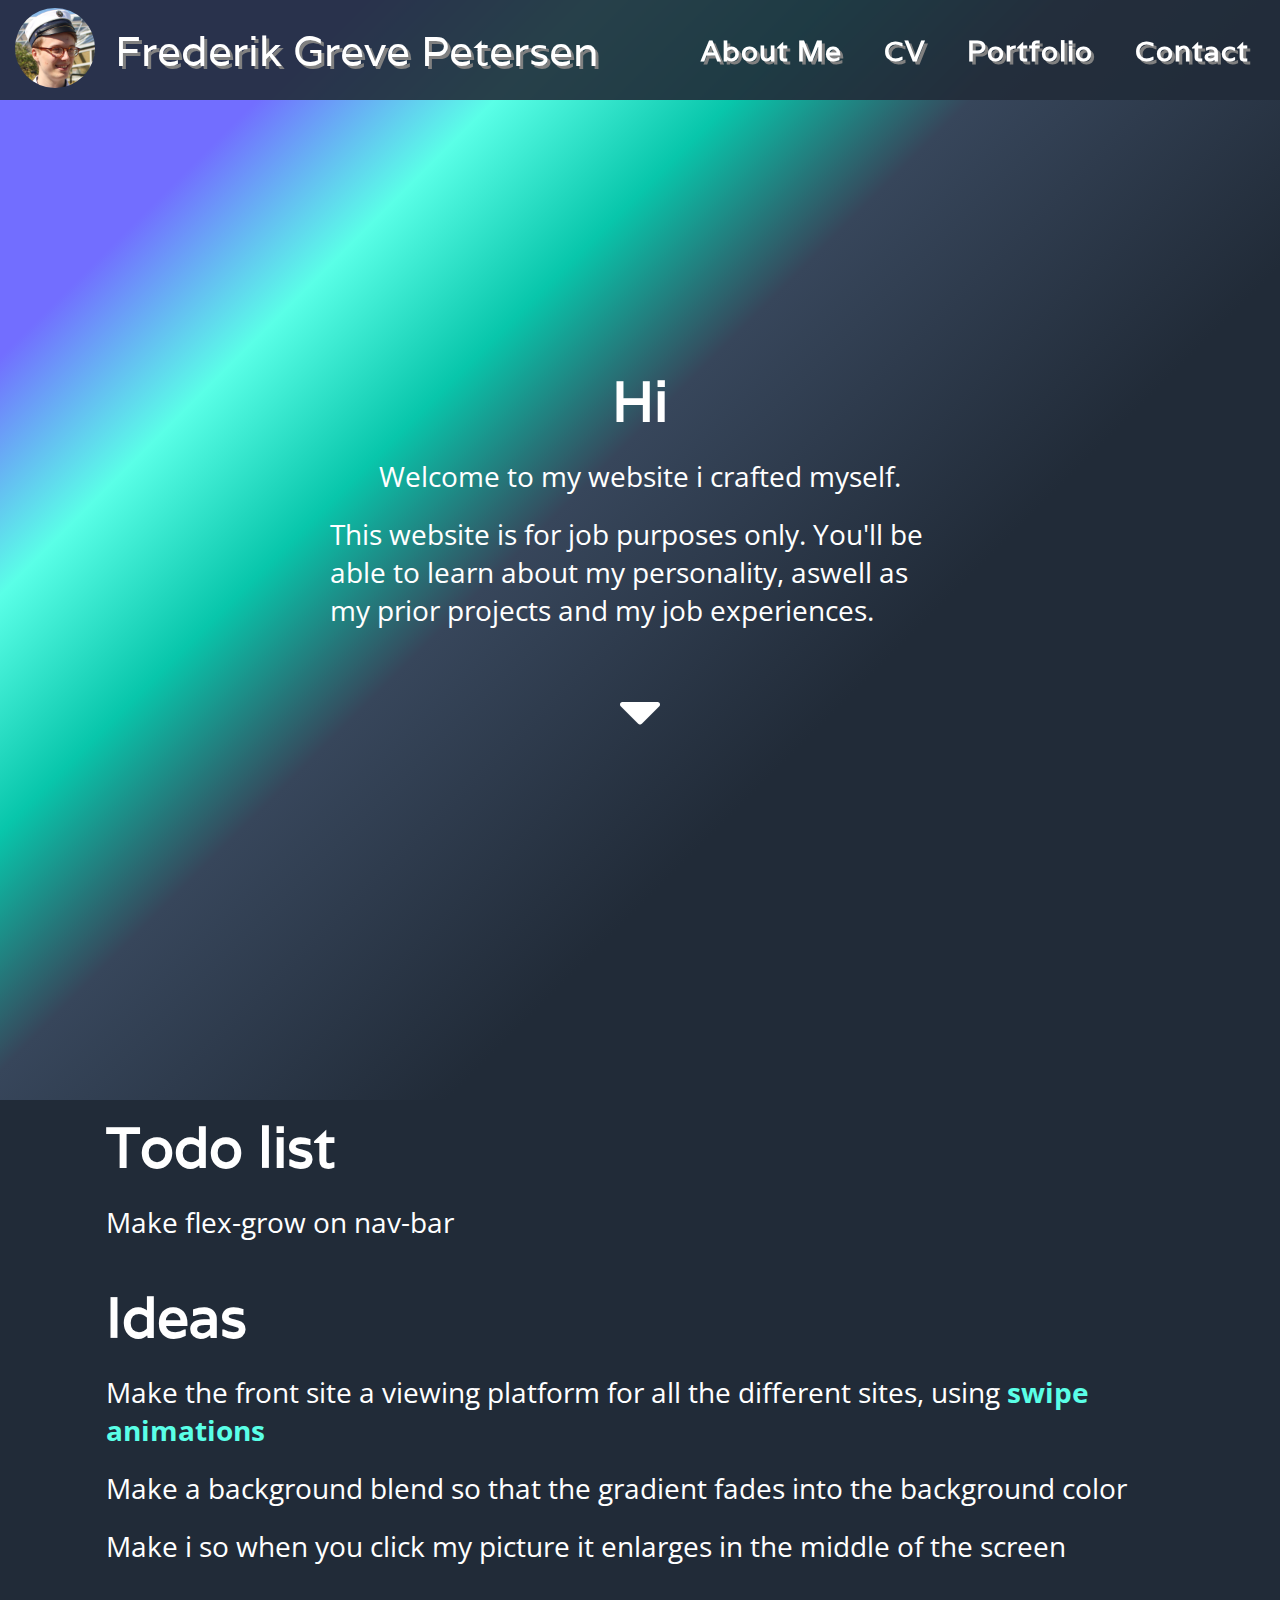
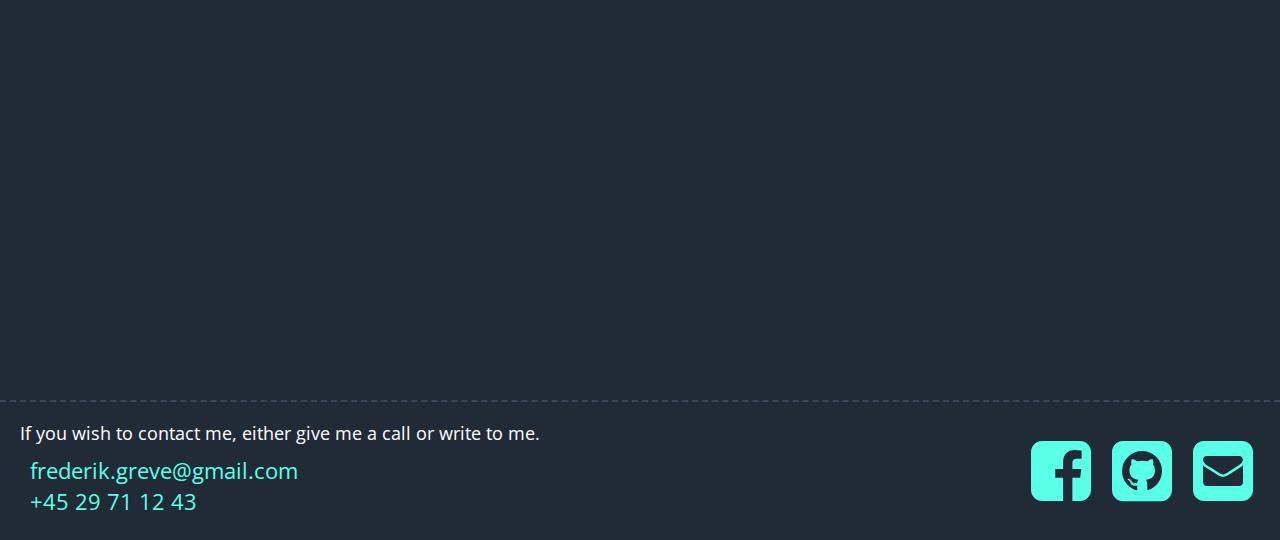
<file: public/index.html>
<!DOCTYPE html>
<html>

    <head>
        <link rel="stylesheet" type="text/css" href="https://maxcdn.bootstrapcdn.com/font-awesome/4.7.0/css/font-awesome.css"> <!-- Awesome fonts kit for icons -->
        <link rel="stylesheet" href="resources/css/default.css">
        <link rel="stylesheet" href="resources/css/index.css">

        <script src="https://code.jquery.com/jquery-1.10.2.js"></script>  <!-- Import JQuery -->
    </head>

    <body>
        <div id="navbar-placeholder"></div>  <!-- Navbar -->
        <script>
            $(function(){
              $("#navbar-placeholder").load("page-elements/navbar.html");
            }); 
        </script>

        <div class="frontpage-banner">
            <!-- <img src="resources/images/colorpallete.png" style="float: right; padding-top: 200px;"> -->
            <div class="banner-text">
                <h1>Hi</h1>
                <p>Welcome to my website i crafted myself.</p>
                <p>This website is for job purposes only. You'll be able to learn about my personality, aswell as my prior projects and my job experiences.</p>
                <br><br>
                <a href="#main" style="color: inherit;" ><i class="fa fa-caret-down fa-5x"></i></a>
            </div>


        </div>

        <main id="main"> <!-- The main page content -->
            <div class="content-container">
                <h1>Todo list</h1>
                <p>Make flex-grow on nav-bar</p>
                <br>
    
                <h1>Ideas</h1>
                <ul>Make the front site a viewing platform for all the different sites, using <strong>swipe animations</strong></ul>
                <ul>Make a background blend so that the gradient fades into the background color</ul>
                <ul>Make i so when you click my picture it enlarges in the middle of the screen</ul>
            </div>

        </main>
        <div id="footer-placeholder"></div>  <!-- Footer -->
        <script>
            $(function(){
              $("#footer-placeholder").load("page-elements/footer.html");
            }); </script>
    </body>

</html>
</file>
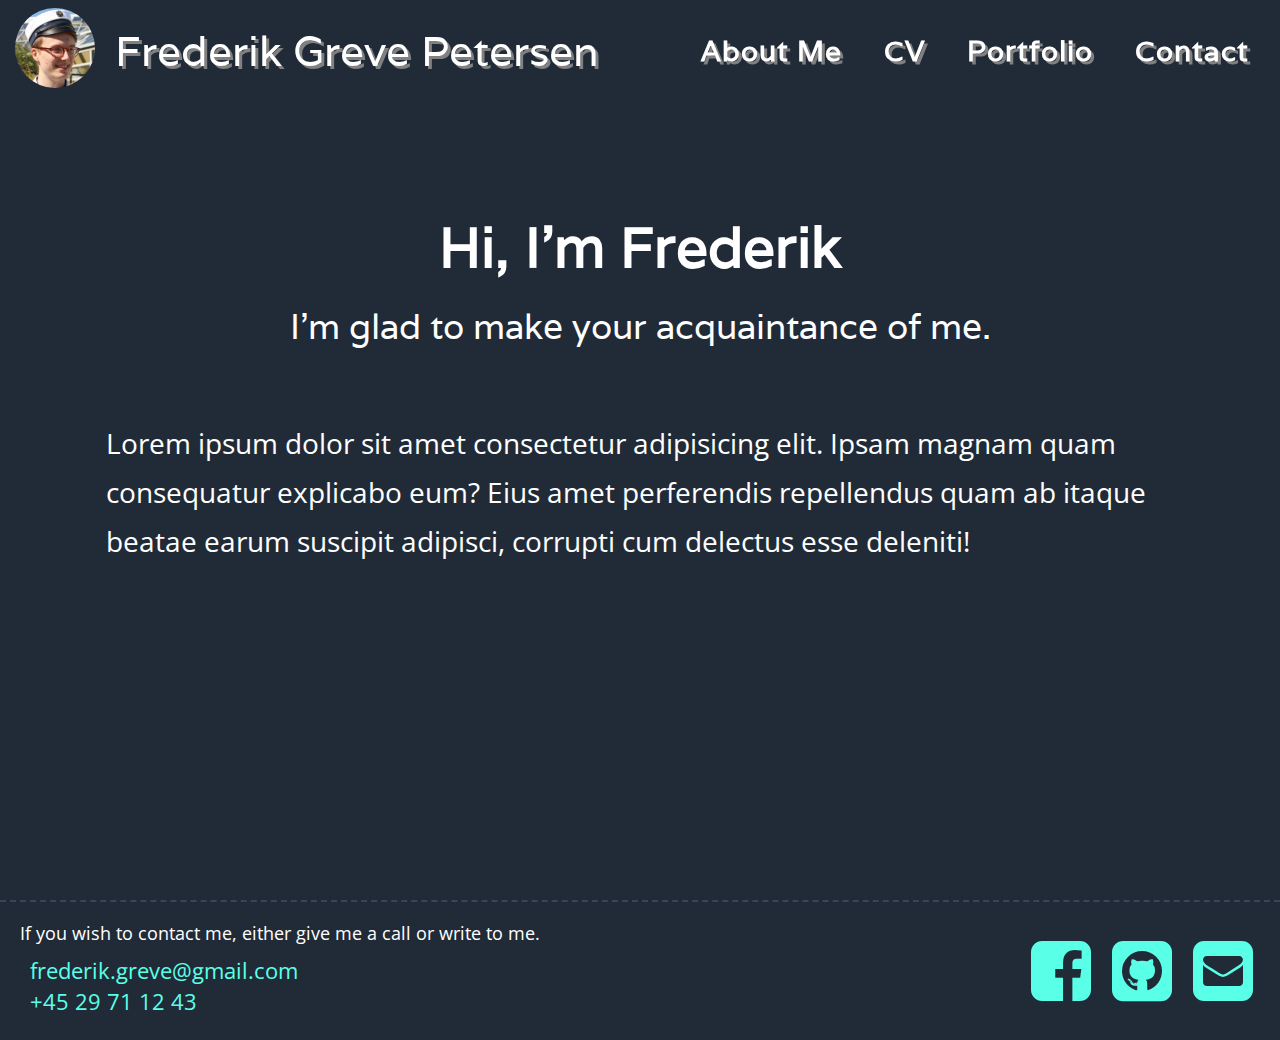
<file: public/aboutme.html>
<!DOCTYPE html>
<html>

    <head>
        <link rel="stylesheet" type="text/css" href="https://maxcdn.bootstrapcdn.com/font-awesome/4.7.0/css/font-awesome.css"> <!-- Awesome fonts kit for icons -->
        <link rel="stylesheet" href="resources/css/default.css">
        <link rel="stylesheet" href="resources/css/aboutme.css">

        <script src="https://code.jquery.com/jquery-1.10.2.js"></script>  <!-- Import JQuery -->
    </head>

    <body>
        <div id="navbar-placeholder"></div>  <!-- Navbar -->
        <script>
            $(function(){
              $("#navbar-placeholder").load("page-elements/navbar.html");
            }); 
        </script>

        <main> <!-- The main page content -->
            <div class="content-container">
                <!-- Page content, blog like -->
                <div class="pushUnderNav"></div>
                <div class="about-me">
                    <div class="about-me-header">
                        <h1>Hi, I'm Frederik</h1>
                        <h4>I'm glad to make your acquaintance of me.</h4>
                        <p>Lorem ipsum dolor sit amet consectetur adipisicing elit. Ipsam magnam quam consequatur explicabo eum? Eius amet perferendis repellendus quam ab itaque beatae earum suscipit adipisci, corrupti cum delectus esse deleniti!</p>
                    </div>
                </div>
            </div>
        </main>

        <div id="footer-placeholder"></div>  <!-- Footer -->
        <script>
            $(function(){
              $("#footer-placeholder").load("page-elements/footer.html");
            }); </script>
    </body>

</html>
</file>
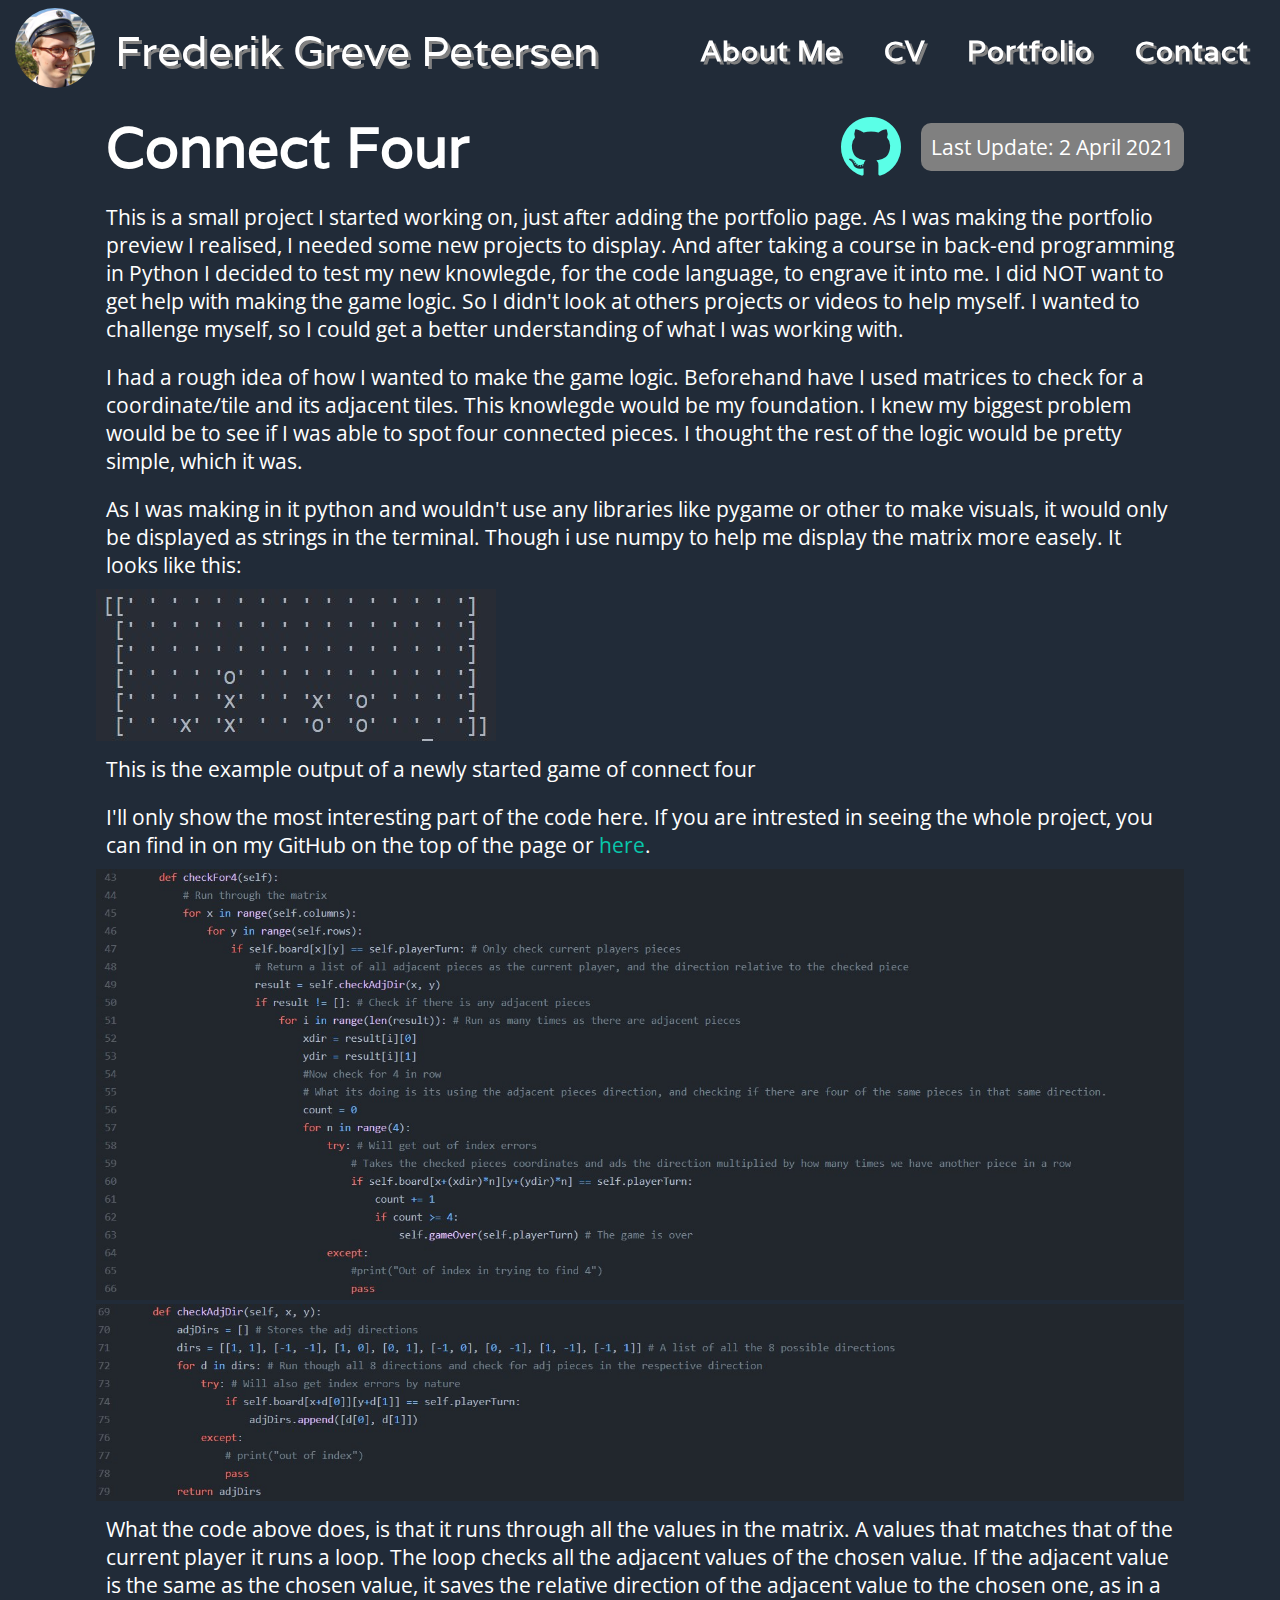
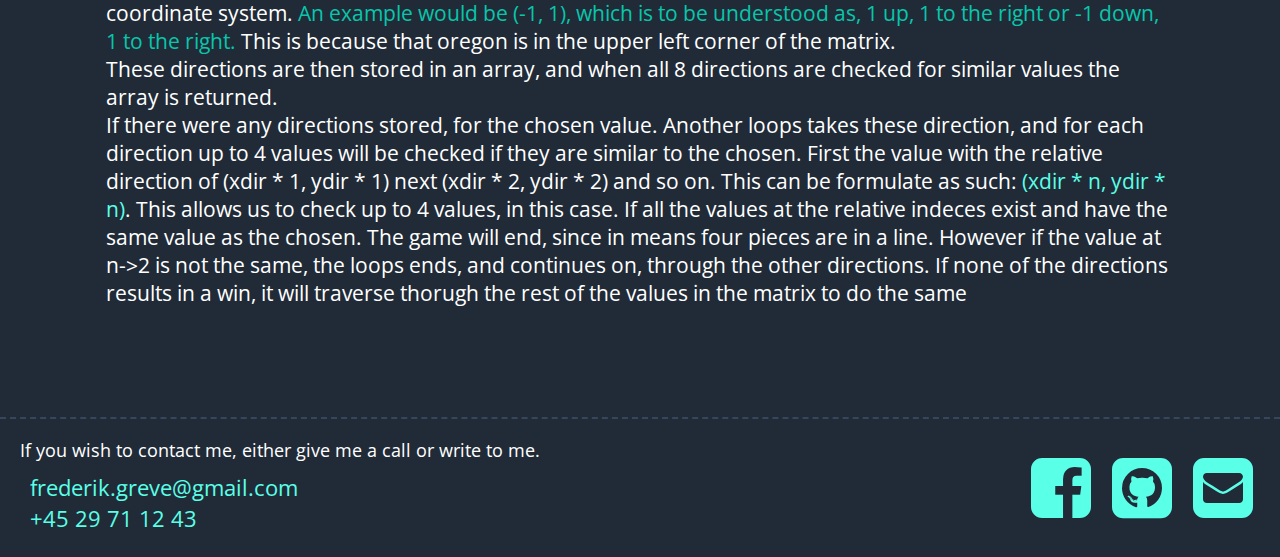
<file: public/connect_four.html>
<!DOCTYPE html>
<html>

    <head>
        <link rel="stylesheet" type="text/css" href="https://maxcdn.bootstrapcdn.com/font-awesome/4.7.0/css/font-awesome.css"> <!-- Awesome fonts kit for icons -->
        <link rel="stylesheet" href="resources/css/default.css">
        <link rel="stylesheet" href="resources/css/portfolio.css">

        <script src="https://code.jquery.com/jquery-1.10.2.js"></script>  <!-- Import JQuery -->
    </head>

    <body>
        <div id="navbar-placeholder"></div>  <!-- Navbar -->
        <script>
            $(function(){
              $("#navbar-placeholder").load("page-elements/navbar.html");
            }); 
        </script>

        <main> <!-- The main page content -->
            <div class="content-container blog">
              <!-- Page content, blog like -->
              <div class="pushUnderNav"></div>
              <div class="project-header">
                <h1>Connect Four</h1>
                <div class="right-side">
                  <div class="github">
                    <a href="https://github.com/Greve2001/connect-four" target="_blank"><i class="fa fa-github fa-5x"></i></a>
                  </div>
                  <div class="last-updated">
                    <p>Last Update: 2 April 2021</p>
                  </div>
                  
                </div>
              </div>
              
              <p>This is a small project I started working on, just after adding the portfolio page. As I was making the portfolio preview I realised, I needed some new projects to display. And after taking a course in back-end programming in Python I decided to test my new knowlegde, for the code language, to engrave it into me. I did NOT want to get help with making the game logic. So I didn't look at others projects or videos to help myself. I wanted to challenge myself, so I could get a better understanding of what I was working with. </p>

              <p>I had a rough idea of how I wanted to make the game logic. Beforehand have I used matrices to check for a coordinate/tile and its adjacent tiles. This knowlegde would be my foundation. I knew my biggest problem would be to see if I was able to spot four connected pieces. I thought the rest of the logic would be pretty simple, which it was. </p>

              <p>As I was making in it python and wouldn't use any libraries like pygame or other to make visuals, it would only be displayed as strings in the terminal. Though i use numpy to help me display the matrix more easely. It looks like this: </p>
              <img src="resources/images/projects/connect-four/terminal-matrix-output.jpg" alt="Terminal output of a matrix constructed like a connect four board game">
              <p>This is the example output of a newly started game of connect four</p>
              <p>I'll only show the most interesting part of the code here. If you are intrested in seeing the whole project, you can find in on my GitHub on the top of the page or <a class="link" href="https://github.com/Greve2001/connect-four" target="_blank">here</a>.</p>
              <img class="code-snippet" src="resources/images/projects/connect-four/checkfor4-function.jpg" alt="Code snippet of the function that checks if 4 pieces are in a line">
              <img class="code-snippet" src="resources/images/projects/connect-four/checkfor4-function2.jpg" alt="Code snippet of the function that checks if 4 pieces are in a line">
              <p>What the code above does, is that it runs through all the values in the matrix. A values that matches that of the current player it runs a loop. The loop checks all the adjacent values of the chosen value. If the adjacent value is the same as the chosen value, it saves the relative direction of the adjacent value to the chosen one, as in a coordinate system. <span class="example"> An example would be (-1, 1), which is to be understood as, 1 up, 1 to the right or -1 down, 1 to the right. </span> This is because that oregon is in the upper left corner of the matrix.
              <br>
              These directions are then stored in an array, and when all 8 directions are checked for similar values the array is returned.
              <br>
              If there were any directions stored, for the chosen value. Another loops takes these direction, and for each direction up to 4 values will be checked if they are similar to the chosen. First the value with the relative direction of (xdir * 1, ydir * 1) next (xdir * 2, ydir * 2) and so on. This can be formulate as such: <em>(xdir * n, ydir * n)</em>. This allows us to check up to 4 values, in this case. If all the values at the relative indeces exist and have the same value as the chosen. The game will end, since in means four pieces are in a line. However if the value at n->2 is not the same, the loops ends, and continues on, through the other directions. If none of the directions results in a win, it will traverse thorugh the rest of the values in the matrix to do the same
              </p>

            </div>
        </main>

        <div id="footer-placeholder"></div>  <!-- Footer -->
        <script>
            $(function(){
              $("#footer-placeholder").load("page-elements/footer.html");
            }); </script>
    </body>

</html>
</file>
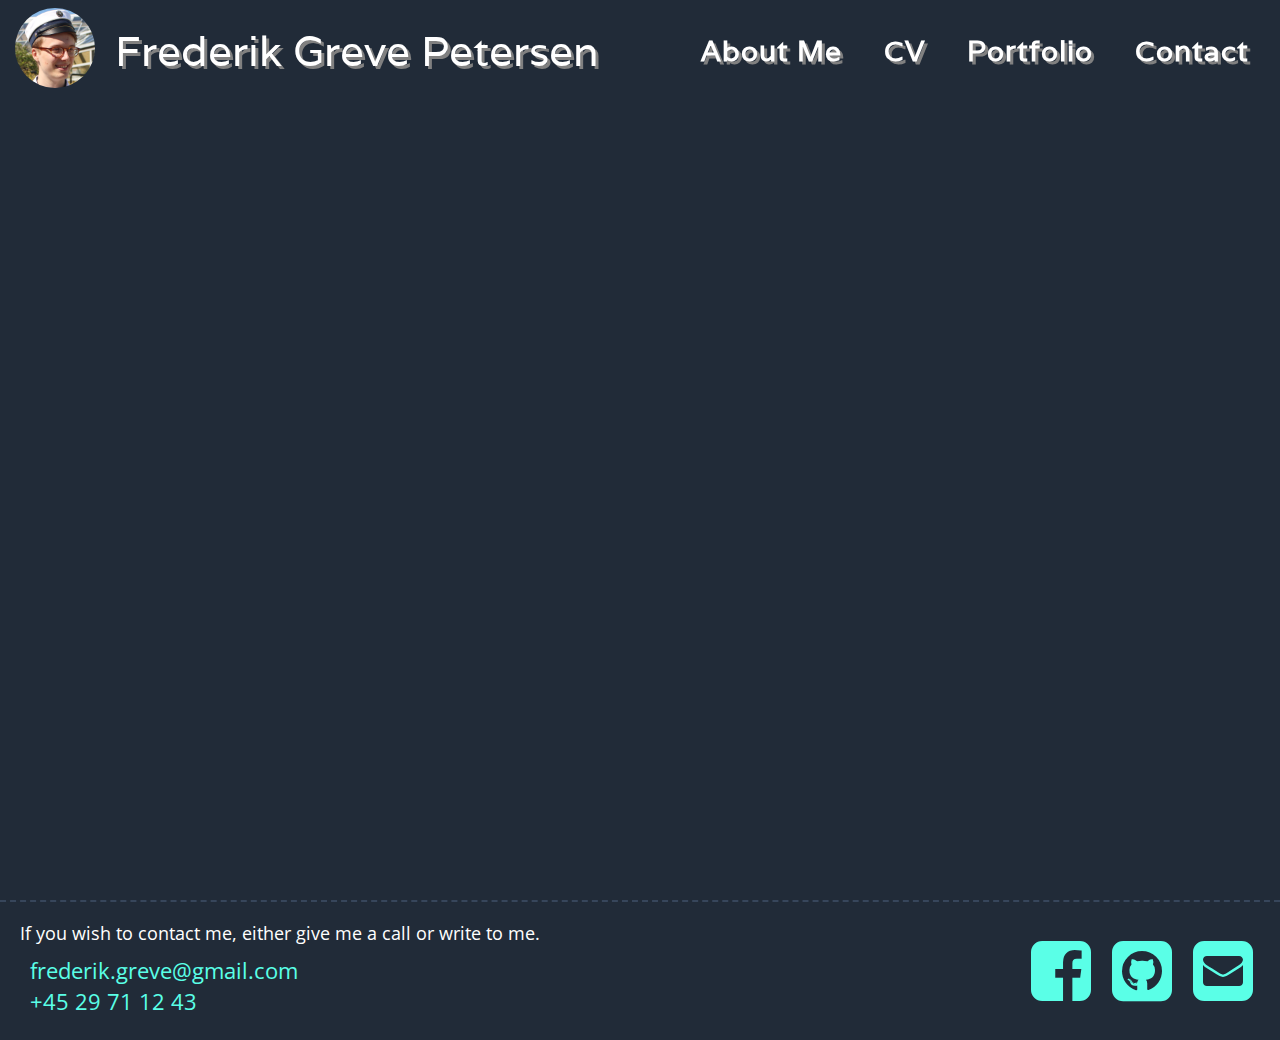
<file: public/contact.html>
<!DOCTYPE html>
<html>

    <head>
        <link rel="stylesheet" type="text/css" href="https://maxcdn.bootstrapcdn.com/font-awesome/4.7.0/css/font-awesome.css"> <!-- Awesome fonts kit for icons -->
        <link rel="stylesheet" href="resources/css/default.css">
        <script src="https://code.jquery.com/jquery-1.10.2.js"></script>  <!-- Import JQuery -->
    </head>

    <body>
        <div id="navbar-placeholder"></div>  <!-- Navbar -->
        <script>
            $(function(){
              $("#navbar-placeholder").load("page-elements/navbar.html");
            }); 
        </script>

        <main> <!-- The main page content -->
            <div class="content-container">
                <!-- Page content, blog like -->
                <div class="pushUnderNav"></div>


            </div>
        </main>

        <div id="footer-placeholder"></div>  <!-- Footer -->
        <script>
            $(function(){
              $("#footer-placeholder").load("page-elements/footer.html");
            }); </script>
    </body>

</html>
</file>
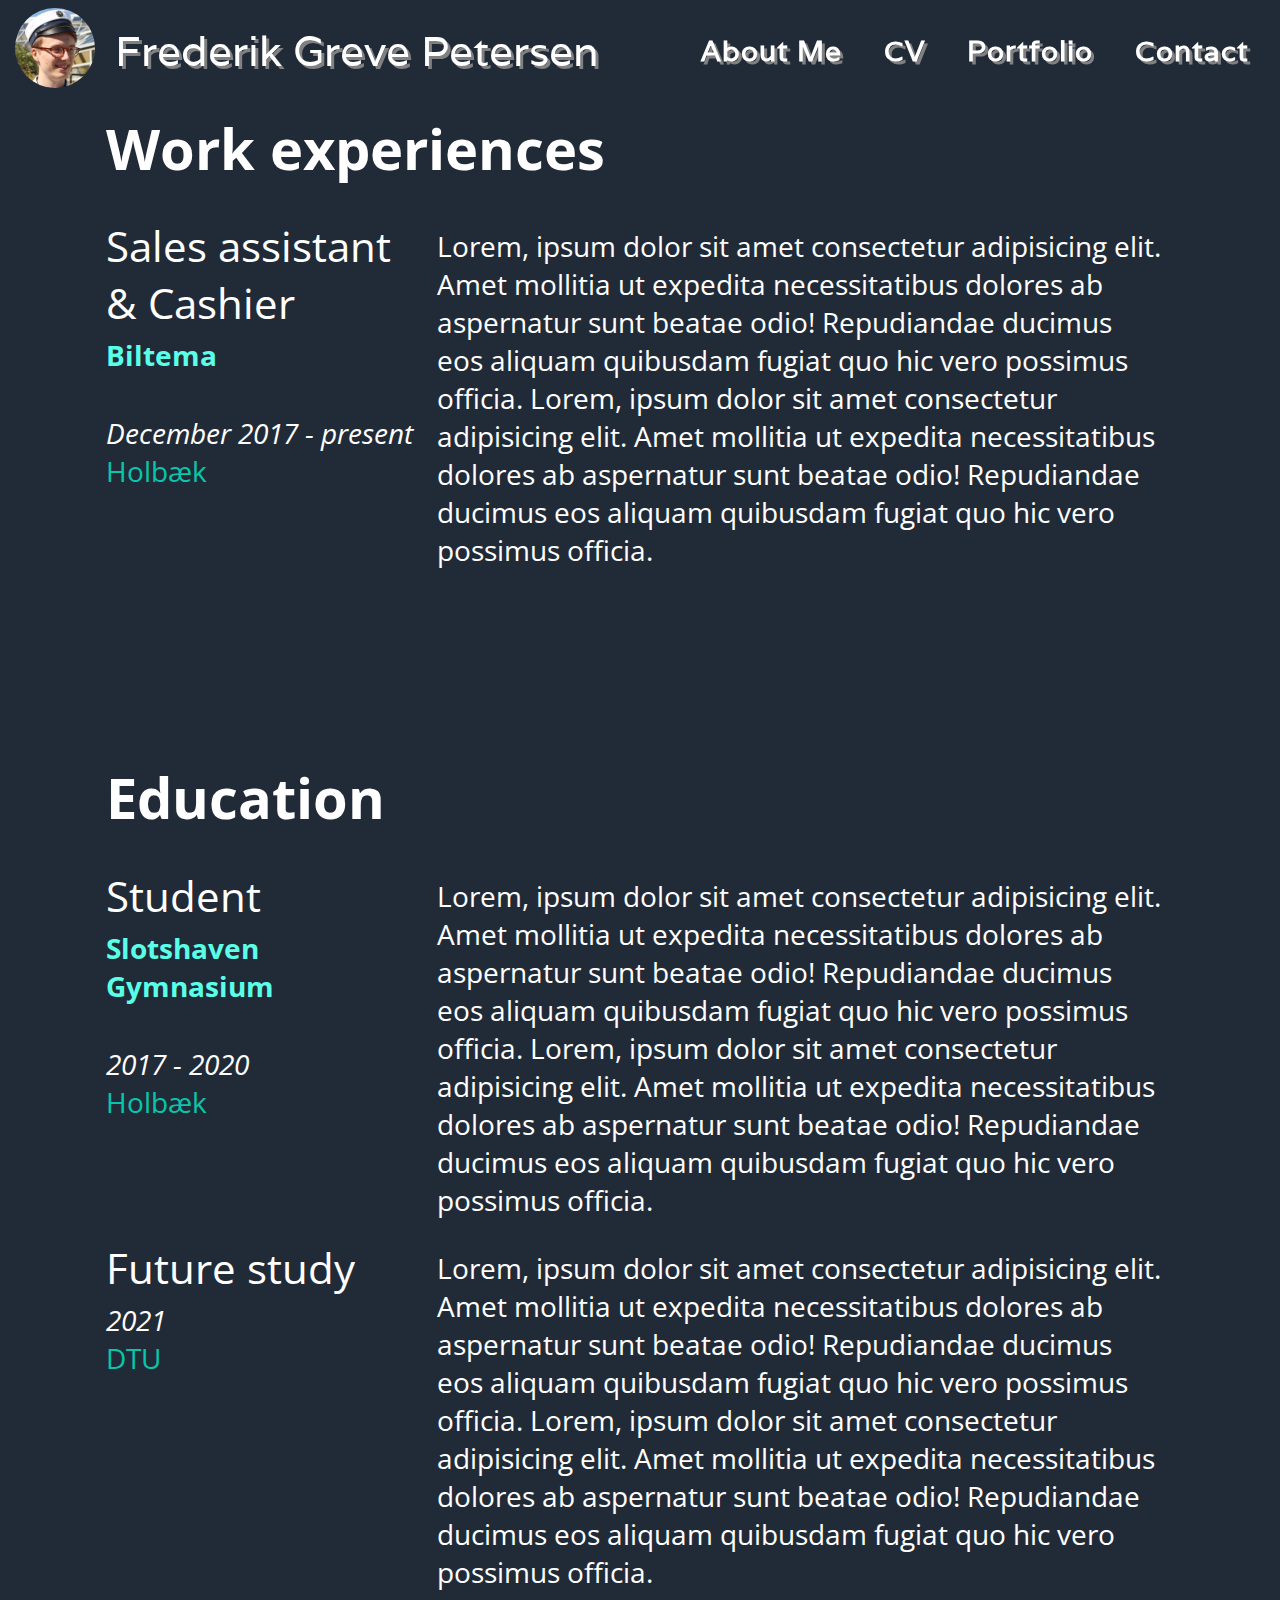
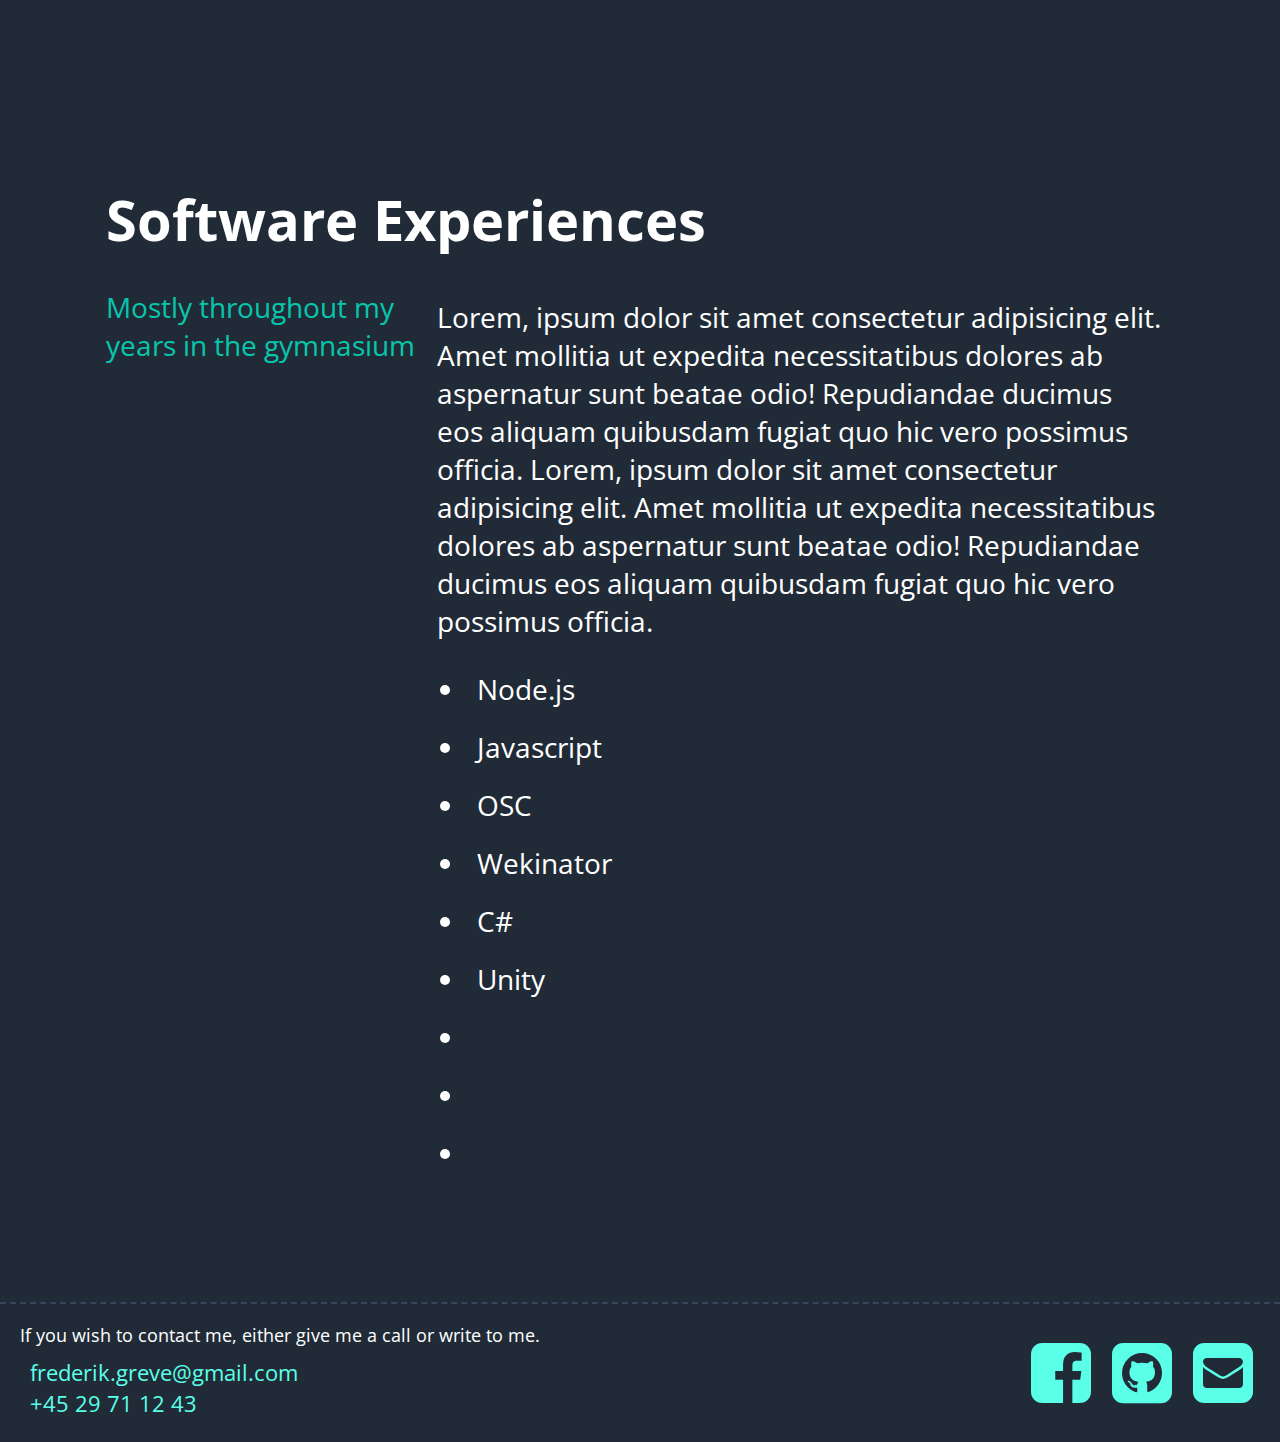
<file: public/cv.html>
<!DOCTYPE html>
<html>

    <head>
        <link rel="stylesheet" type="text/css" href="https://maxcdn.bootstrapcdn.com/font-awesome/4.7.0/css/font-awesome.css"> <!-- Awesome fonts kit for icons -->
        <link rel="stylesheet" href="resources/css/default.css">
        <link rel="stylesheet" href="resources/css/cv.css">

        <script src="https://code.jquery.com/jquery-1.10.2.js"></script>  <!-- Import JQuery -->
    </head>

    <body>
        <div id="navbar-placeholder"></div>  <!-- Navbar -->
        <script>
            $(function(){
              $("#navbar-placeholder").load("page-elements/navbar.html");
            }); 
        </script>

        <main class="cv"> <!-- The main page content -->
            <div class="grid-container">
                <div class="cv-grid">
                    <div class="working-history gridingrid">
                        <div class="experience">Work experiences</div>
                        <div class="left">
                            <p class="job-title">Sales assistant & Cashier</p>
                            <p class="title">Biltema</p>
                            <p class="date">December 2017 - present</p>
                            <p class="location">Holbæk</p>
                        </div>
                        <div class="right">
                            <p> Lorem, ipsum dolor sit amet consectetur adipisicing elit. Amet mollitia ut expedita necessitatibus dolores ab aspernatur sunt beatae odio! Repudiandae ducimus eos aliquam quibusdam fugiat quo hic vero possimus officia.
                                Lorem, ipsum dolor sit amet consectetur adipisicing elit. Amet mollitia ut expedita necessitatibus dolores ab aspernatur sunt beatae odio! Repudiandae ducimus eos aliquam quibusdam fugiat quo hic vero possimus officia. </p>
                        </div>
                    </div>

                    <div class="education gridingrid">
                        <div class="experience">Education</div>

                        <div class="left">
                            <p class="job-title">Student</p>
                            <p class="title">Slotshaven Gymnasium</p>
                            <p class="date">2017 - 2020</p>
                            <p class="location">Holbæk</p>
                        </div>
                        <div class="right">
                            <p>Lorem, ipsum dolor sit amet consectetur adipisicing elit. Amet mollitia ut expedita necessitatibus dolores ab aspernatur sunt beatae odio! Repudiandae ducimus eos aliquam quibusdam fugiat quo hic vero possimus officia.
                                Lorem, ipsum dolor sit amet consectetur adipisicing elit. Amet mollitia ut expedita necessitatibus dolores ab aspernatur sunt beatae odio! Repudiandae ducimus eos aliquam quibusdam fugiat quo hic vero possimus officia.</p>
                        </div>

                        <div class="left">
                            <p class="job-title">Future study</p>
                            <p class="date">2021</p>
                            <p class="location">DTU</p>
                        </div>
                        <div class="right">
                            <p>Lorem, ipsum dolor sit amet consectetur adipisicing elit. Amet mollitia ut expedita necessitatibus dolores ab aspernatur sunt beatae odio! Repudiandae ducimus eos aliquam quibusdam fugiat quo hic vero possimus officia.
                                Lorem, ipsum dolor sit amet consectetur adipisicing elit. Amet mollitia ut expedita necessitatibus dolores ab aspernatur sunt beatae odio! Repudiandae ducimus eos aliquam quibusdam fugiat quo hic vero possimus officia.</p>
                        </div>
                    </div>


                    <div class="software-experiences gridingrid">
                        <div class="experience">Software Experiences</div>

                        <div class="left">
                            <p class="location">Mostly throughout my years in the gymnasium</p>
                        </div>
                        <div class="right">
                            <p>Lorem, ipsum dolor sit amet consectetur adipisicing elit. Amet mollitia ut expedita necessitatibus dolores ab aspernatur sunt beatae odio! Repudiandae ducimus eos aliquam quibusdam fugiat quo hic vero possimus officia.
                                Lorem, ipsum dolor sit amet consectetur adipisicing elit. Amet mollitia ut expedita necessitatibus dolores ab aspernatur sunt beatae odio! Repudiandae ducimus eos aliquam quibusdam fugiat quo hic vero possimus officia.</p>
                            <ul>
                                <li>Node.js</li>
                                <li>Javascript</li>
                                <li>OSC</li>
                                <li>Wekinator</li>
                                <li>C#</li>
                                <li>Unity</li>
                                <li></li>
                                <li></li>
                                <li></li>
                            </ul>
                        </div>
                    </div>

                </div>
            </div>
        </main>

        <div id="footer-placeholder"></div>  <!-- Footer -->
        <script>
            $(function(){
              $("#footer-placeholder").load("page-elements/footer.html");
            }); </script>
    </body>

</html>
</file>
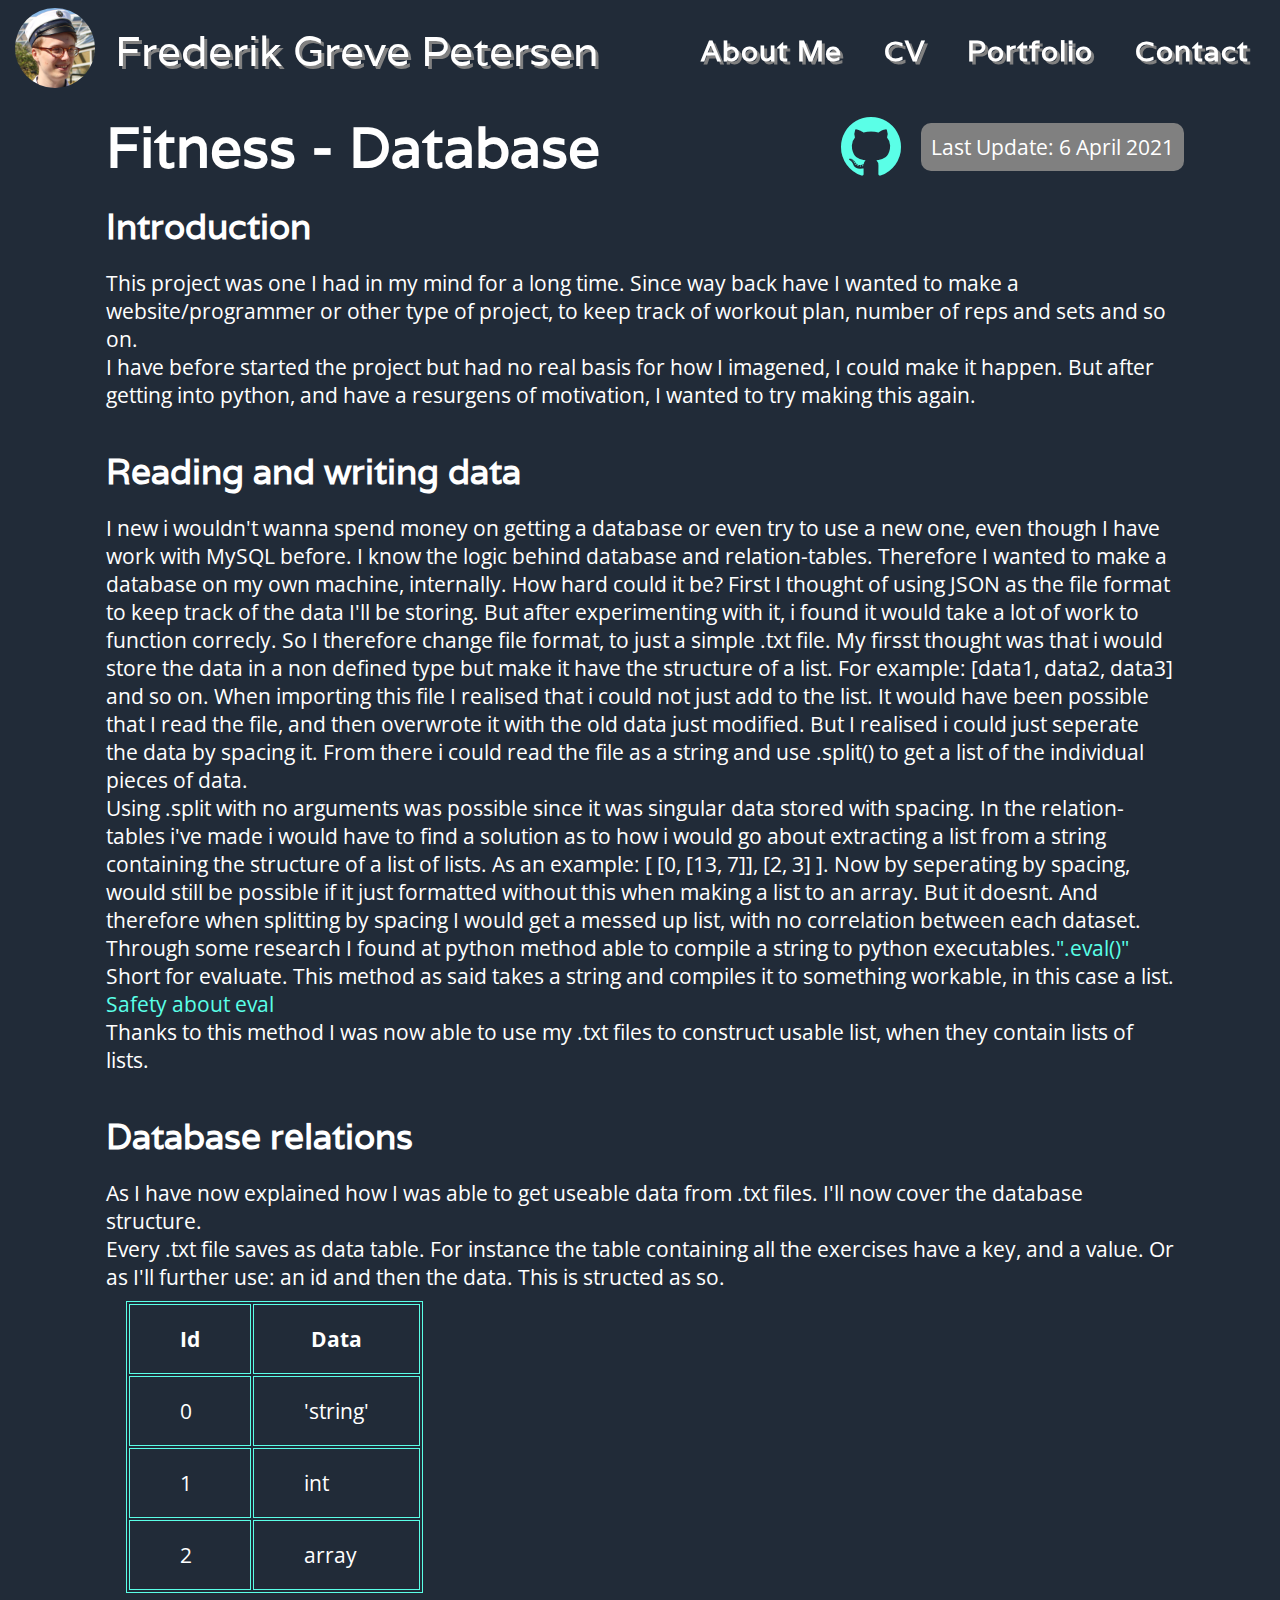
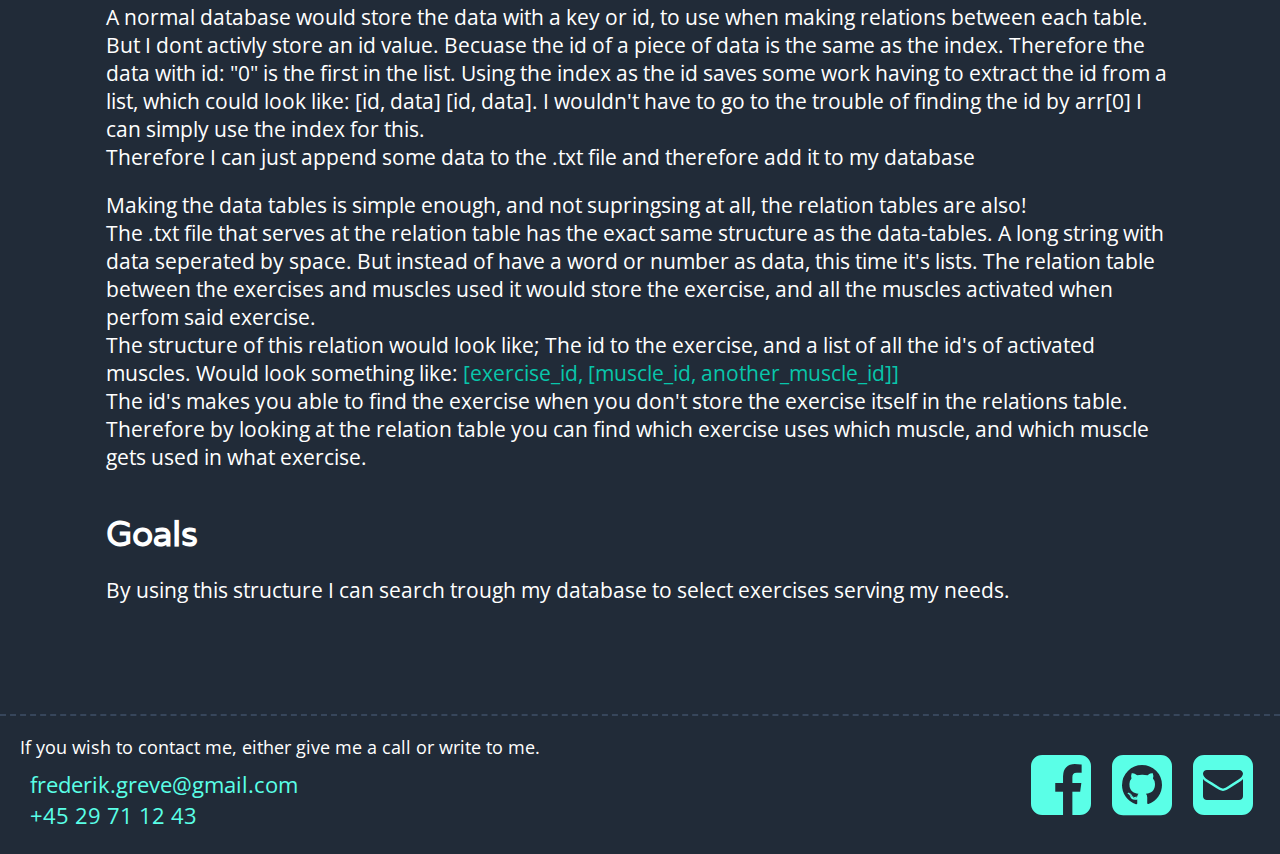
<file: public/fitness-database.html>
<!DOCTYPE html>
<html>

    <head>
        <link rel="stylesheet" type="text/css" href="https://maxcdn.bootstrapcdn.com/font-awesome/4.7.0/css/font-awesome.css"> <!-- Awesome fonts kit for icons -->
        <link rel="stylesheet" href="resources/css/default.css">
        <link rel="stylesheet" href="resources/css/portfolio.css">
        <script src="https://code.jquery.com/jquery-1.10.2.js"></script>  <!-- Import JQuery -->
    </head>

    <body>
        <div id="navbar-placeholder"></div>  <!-- Navbar -->
        <script>
            $(function(){
              $("#navbar-placeholder").load("page-elements/navbar.html");
            }); 
        </script>

        <main> <!-- The main page content -->
            <div class="content-container blog">
                <!-- Page content, blog like -->
                <div class="pushUnderNav"></div>
                <div class="project-header">
                  <h1>Fitness - Database</h1>
                  <div class="right-side">
                    <div class="github">
                      <a href="https://github.com/Greve2001/fitness-database" target="_blank"><i class="fa fa-github fa-5x"></i></a>
                    </div>
                    <div class="last-updated">
                      <p>Last Update: 6 April 2021</p>
                    </div>
                    
                  </div>
                </div>
                
                <h4>Introduction</h4>
                <p>
                    This project was one I had in my mind for a long time. Since way back have I wanted to make a website/programmer or other type of project, to keep track of workout plan, number of reps and sets and so on.
                    <br>
                    I have before started the project but had no real basis for how I imagened, I could make it happen. But after getting into python, and have a resurgens of motivation, I wanted to try making this again.
                </p>
                <br>

                <h4>Reading and writing data</h4>
                <p>
                    I new i wouldn't wanna spend money on getting a database or even try to use a new one, even though I have work with MySQL before. I know the logic behind database and relation-tables. Therefore I wanted to make a database on my own machine, internally. How hard could it be? First I thought of using JSON as the file format to keep track of the data I'll be storing. But after experimenting with it, i found it would take a lot of work to function correcly. So I therefore change file format, to just a simple .txt file. My firsst thought was that i would store the data in a non defined type but make it have the structure of a list. For example: [data1, data2, data3] and so on. When importing this file I realised that i could not just add to the list. It would have been possible that I read the file, and then overwrote it with the old data just modified. But I realised i could just seperate the data by spacing it. From there i could read the file as a string and use .split() to get a list of the individual pieces of data. 
                    <br>
                    Using .split with no arguments was possible since it was singular data stored with spacing. In the relation-tables i've made i would have to find a solution as to how i would go about extracting a list from a string containing the structure of a list of lists. As an example: [ [0, [13, 7]], [2, 3] ]. Now by seperating by spacing, would still be possible if it just formatted without this when making a list to an array. But it doesnt. And therefore when splitting by spacing I would get a messed up list, with no correlation between each dataset.
                    <br>
                    Through some research I found at python method able to compile a string to python executables.<em>".eval()"</em> Short for evaluate. This method as said takes a string and compiles it to something workable, in this case a list. <br> <em>Safety about eval</em> <br>
                    Thanks to this method I was now able to use my .txt files to construct usable list, when they contain lists of lists.
                </p>
                <br>

                <h4>Database relations</h4>
                <p>
                    As I have now explained how I was able to get useable data from .txt files. I'll now cover the database structure.
                    <br>
                    Every .txt file saves as data table. For instance the table containing all the exercises have a key, and a value. Or as I'll further use: an id and then the data. This is structed as so. 
                </p>
                <table>
                    <tr>
                        <th>Id</th>
                        <th>Data</th>
                    </tr>
                    <tr>
                        <td>0</td>
                        <td>'string'</td>
                    </tr>
                    <tr>
                        <td>1</td>
                        <td>int</td>
                    </tr>
                    <tr>
                        <td>2</td>
                        <td>array</td>
                    </tr>
                </table>
                <p>
                    A normal database would store the data with a key or id, to use when making relations between each table. But I dont activly store an id value. Becuase the id of a piece of data is the same as the index. Therefore the data with id: "0" is the first in the list. Using the index as the id saves some work having to extract the id from a list, which could look like: [id, data] [id, data]. I wouldn't have to go to the trouble of finding the id by arr[0] I can simply use the index for this.
                    <br>
                    Therefore I can just append some data to the .txt file and therefore add it to my database
                </p>
                <p>
                    Making the data tables is simple enough, and not supringsing at all, the relation tables are also!
                    <br>
                    The .txt file that serves at the relation table has the exact same structure as the data-tables. A long string with data seperated by space. But instead of have a word or number as data, this time it's lists. The relation table between the exercises and muscles used it would store the exercise, and all the muscles activated when perfom said exercise.
                    <br>
                    The structure of this relation would look like; The id to the exercise, and a list of all the id's of activated muscles. Would look something like:
                    <span class="example">[exercise_id, [muscle_id, another_muscle_id]]</span>
                    <br>
                    The id's makes you able to find the exercise when you don't store the exercise itself in the relations table. Therefore by looking at the relation table you can find which exercise uses which muscle, and which muscle gets used in what exercise.
                </p>
                <br>

                <h4>Goals</h4>
                <p>By using this structure I can search trough my database to select exercises serving my needs.</p>
            </div>
        </main>

        <div id="footer-placeholder"></div>  <!-- Footer -->
        <script>
            $(function(){
              $("#footer-placeholder").load("page-elements/footer.html");
            }); </script>
    </body>

</html>
</file>
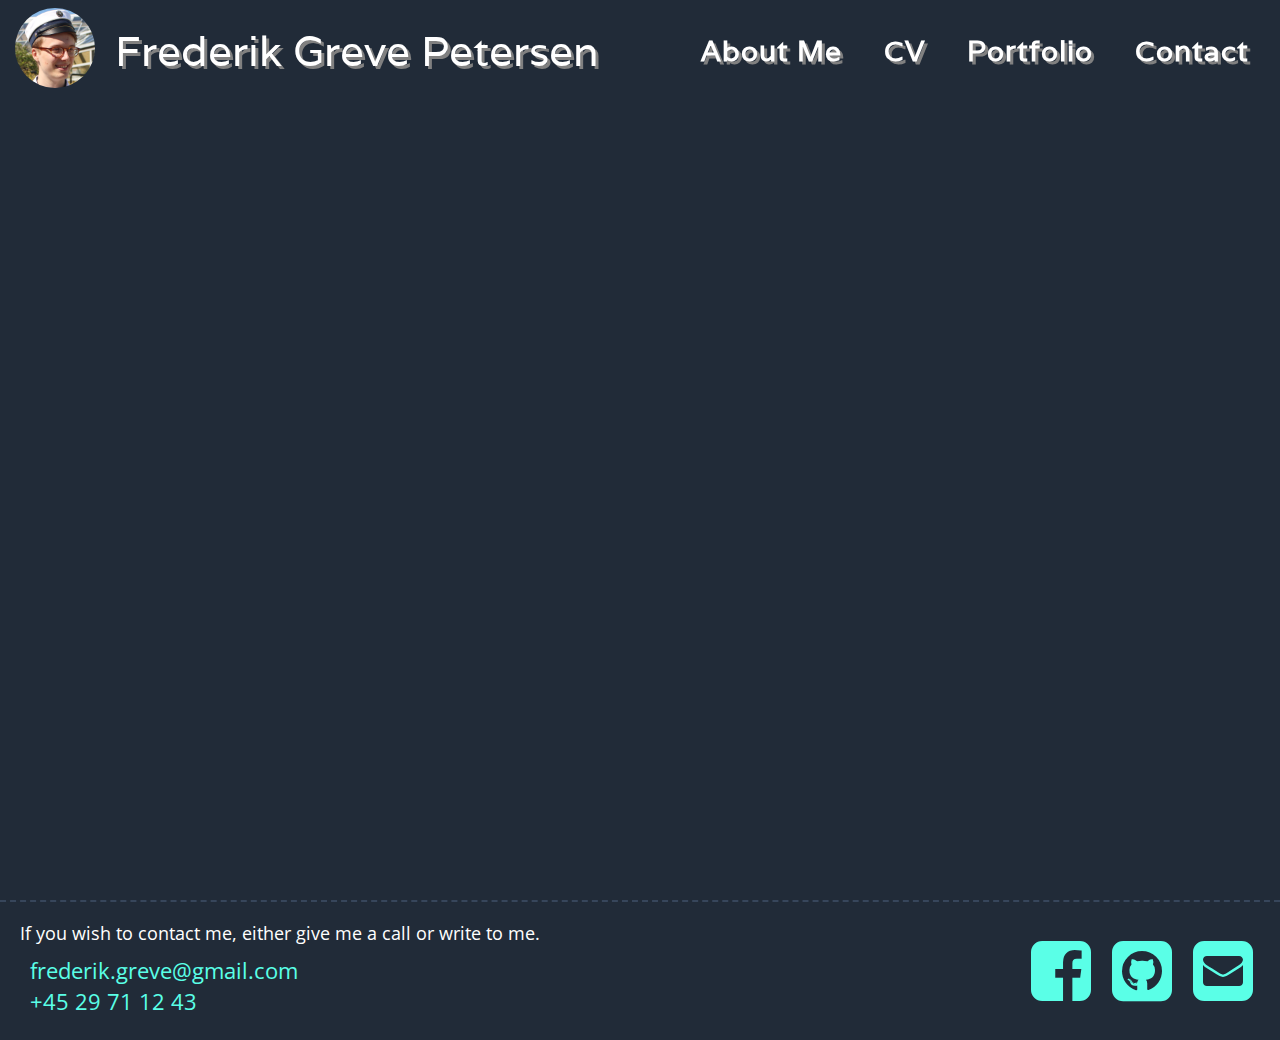
<file: public/genric.html>
<!DOCTYPE html>
<html>

    <head>
        <link rel="stylesheet" type="text/css" href="https://maxcdn.bootstrapcdn.com/font-awesome/4.7.0/css/font-awesome.css"> <!-- Awesome fonts kit for icons -->
        <link rel="stylesheet" href="resources/css/default.css">
        <script src="https://code.jquery.com/jquery-1.10.2.js"></script>  <!-- Import JQuery -->
    </head>

    <body>
        <div id="navbar-placeholder"></div>  <!-- Navbar -->
        <script>
            $(function(){
              $("#navbar-placeholder").load("page-elements/navbar.html");
            }); 
        </script>

        <main> <!-- The main page content -->
            <div class="content-container">
              <!-- Page content, blog like -->


            </div>
        </main>

        <div id="footer-placeholder"></div>  <!-- Footer -->
        <script>
            $(function(){
              $("#footer-placeholder").load("page-elements/footer.html");
            }); </script>
    </body>

</html>
</file>
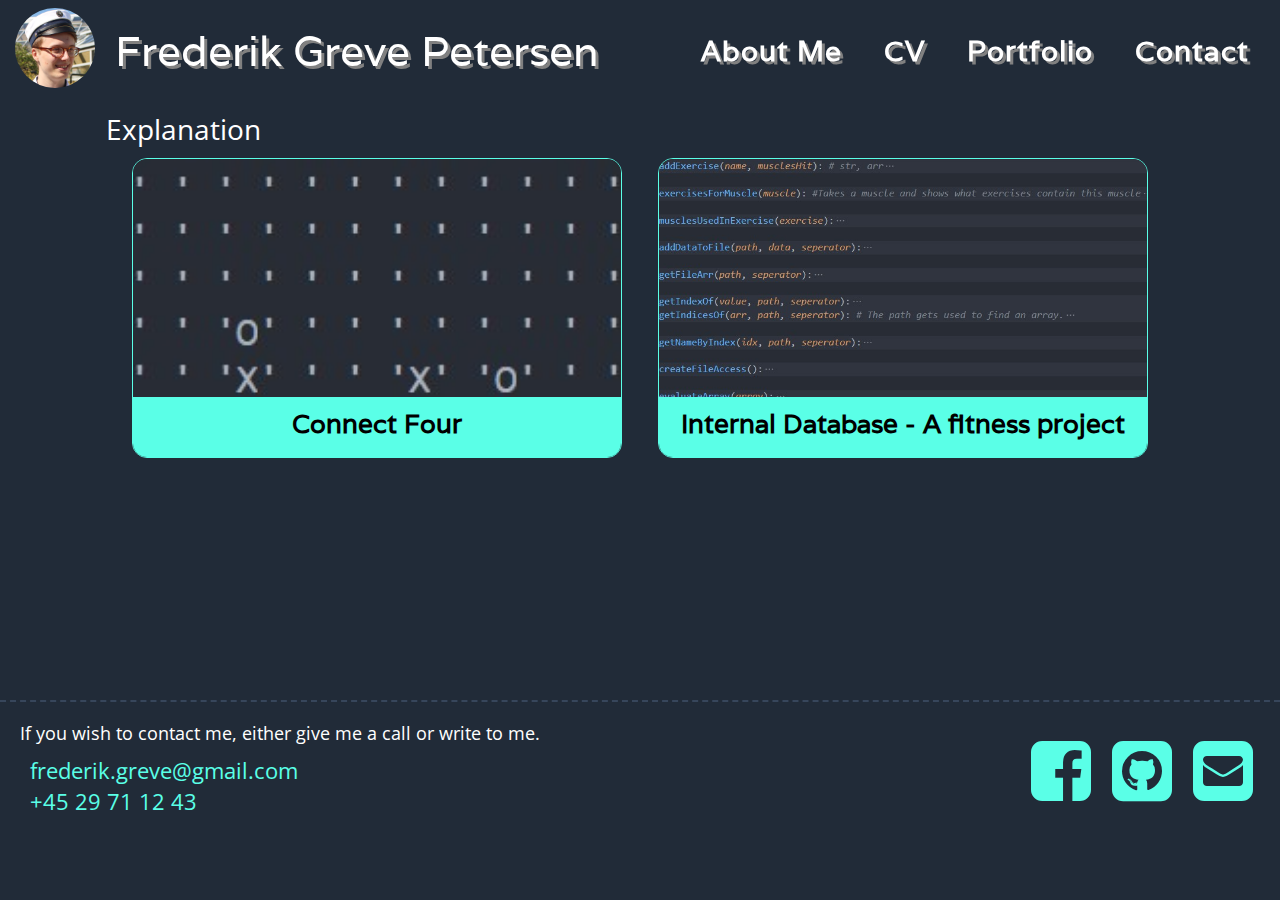
<file: public/portfolio.html>
<!DOCTYPE html>
<html>

    <head>
        <link rel="stylesheet" type="text/css" href="https://maxcdn.bootstrapcdn.com/font-awesome/4.7.0/css/font-awesome.css"> <!-- Awesome fonts kit for icons -->
        <link rel="stylesheet" href="resources/css/default.css">
        <link rel="stylesheet" href="resources/css/portfolio.css">

        <script src="https://code.jquery.com/jquery-1.10.2.js"></script>  <!-- Import JQuery -->
        <meta name="viewport" content="width=device-width, initial-scale=1">

    </head>

    <body>
        <div id="navbar-placeholder"></div>  <!-- Navbar -->
        <script>
            $(function(){
              $("#navbar-placeholder").load("page-elements/navbar.html");
            }); </script>

        <main id="main"> <!-- The main page content -->
            <div class="portfolio">
                <div class="port-explantion"><p>Explanation</p></div>
                <div class="card-holder">

                    <a href="connect_four.html" class="card">
                        <div class="card-description">
                            <h1>Connect Four</h1>
                            <p>
                                A small project to learn myself to use Python, aswell as to excersise myself in matrix and adjacent values in them.
                                <br>
                                I use arrays in arrays to form matrices, and use some logic to check adjacent values of a value
                            </p>
                        </div>
                        <div class="project-window" >
                            <img src="resources/images/projects/connect-four/terminal-matrix-output.jpg" alt="connect four project cover image">
                        </div>
                    </a>

                    <a href="fitness-database.html" class="card">
                        <div class="card-description">
                            <h1>Internal Database - A fitness project</h1>
                            <p>I made a small project to keep track of exercises. The project would have the potential to make a full-on training program. <br>The core of the project is a database, which is made internally and is stored on the computer</p>
                            
                        </div>
                        <div class="project-window" >
                            <img src="resources\images/projects/fitness/fitness.jpg" alt="SæSlaSki project cover image">
                        </div>
                    </a>

                </div>
            </div>
        </main>
   </body>

    <div id="footer-placeholder"></div>  <!-- Footer -->
    <script>
        $(function(){
          $("#footer-placeholder").load("page-elements/footer.html");
        }); </script>

</html>
</file>
<file: public/resources/css/default.css>
@import url('https://fonts.googleapis.com/css2?family=Ubuntu:wght@400;500&display=swap'); /* Ubuntu */
@import url('https://fonts.googleapis.com/css2?family=Varela&display=swap'); /* Varela */
@import url('https://fonts.googleapis.com/css2?family=Varela+Round&display=swap'); /* Varela Round */
@import url('https://fonts.googleapis.com/css2?family=Open+Sans&display=swap'); /* Open sans */

/*
font-family: 'Varela Round', sans-serif;
font-family: 'Ubuntu', sans-serif;

*/

:root {
    --nav-height: 100px;

    --content-width: 85%;
    
    --text-color: white;
    --text-negative-color: black;
    --text-shadow-color: grey;
    --primary-color: #5affe7;
    --secondary-color: #08c6ab;
    --background-color: #212B38;
}

* {
    margin: 0;
    padding: 0;
    font-size: 14px;
    font-family: 'Open Sans', sans-serif;
    box-sizing: border-box;
    
}

body {
    background-color: var(--background-color);
}

h1 {
    font-size: 4rem;
}
h2 {
    font-size: 3.5rem;
}
h3 {
    font-size: 3rem;
}
h4 {
    font-size: 2.5rem;
}

h1, h2, h3, h4, h5, h6 {
    font-family: 'Varela', sans-serif;
}

p, li, ul{
    font-size: 2rem;
}

h1, h2, h3, h4, h5, h6, p, li, ul {
    color: var(--text-color);

    padding: 10px;
}


em, strong {
    color: var(--primary-color);
    font-size: 2rem;
    font-style: normal;
    font-weight: bold;
}

.example { /* A replacement for em just for examples*/
    color: var(--secondary-color);
    font-size: 2rem;
    font-style: normal;

}

a {
    text-decoration: none;
    
}

main {
    display: flex;
    justify-content: center;
}

                                        /* Content */
.content-container {
    width: var(--content-width);
    min-height: 800px;
}

.blog {

}
    .blog p, .blog .example {
        font-size: 1.5rem;
    }
    .blog em, .blog strong {
        font-weight: normal;
        font-size: 1.5rem;
    }

    .blog .link { /* An acnhor class*/
        text-decoration: none;
        color: var(--secondary-color);
        font-size: 1.5rem;
    }

table {
    margin-left: 30px;
}

table, th, td {
    border: 1px solid var(--primary-color);
}

th, td {
    padding: 20px 50px;
    color: var(--text-color);
    font-size: 1.5rem;
}

                                        /* Content end */



                                        /* NAVBAR */
.navbar {
    display: flex;
    flex-direction: column;
}

.nav-desktop {
    display: flex;
    align-items: center;
    justify-content: space-between;
    z-index: 2;
    position: fixed;

    width: 100%;
    height: var(--nav-height);

    color: var(--text-color);
    text-shadow: 3px 3px var(--text-shadow-color);
    background: rgba(33, 43, 56, 0.9); /* #212b38 */
    /* border-bottom: 2px solid white; */
}

    .nav-name {
        width: 55%;
        height: var(--nav-height);
        white-space: nowrap;

        display: flex;
        align-items: center;
        justify-content: flex-start;

        opacity: 100;
    }

        #nav-name {
            display: flex;
        }
        #nav-init {
            display: none;
        }
        #nav-name, #nav-init {
            padding-left: 20px;

            color: inherit;
            text-decoration: none;

            font-family: 'Varela', sans-serif;
            font-size: 3rem;
        }

    .navbar img {
        margin-left: 15px;
        border-radius: 50%;
    }

    .nav-links {
        width: 50%;
        height: var(--nav-height);

        display: flex;
        align-items: center;
        justify-content: flex-end;
    }
        .nav-links ul {
            width: 100%;
            height: var(--nav-height);

            display: flex;
            align-items: center;
            justify-content: space-around;
        }
            .nav-links ul li {
                width: fit-content;
                list-style: none;
                padding: 10px;
            }
                .nav-links ul li a {
                    text-decoration: none;
                    color: inherit;
                    font-family: 'Varela', sans-serif;
                    font-size: 2rem;
                    letter-spacing: 1px;
                    font-weight: bold;
                    
                    transition: all 0.2s linear;

                }
    .navbar #nav-icon {
        margin: 0 40px;
        display: none;
        cursor: pointer;

        transition: all 0.2s linear;
    }


/* Navbar hovers */
.navbar #nav-icon:hover, .nav-links ul li a:hover {
    color: var(--primary-color);
    text-shadow: 2px 2px var(--secondary-color);
}


/* I'll take care of the media rules later */
@media only screen and (max-width: 1150px) {
    /* Left side */
    #nav-init {
        display: flex;
    }
    #nav-name {
        display: none;
    }    
}
@media only screen and (max-width: 950px){
    /* Right Side */
    .navbar #nav-icon {
        display: flex;
    }
    .nav-links #desktop {
        display: none;
    }
    .nav-links #mobile {
        display: flex;
    }
}

/* Desktop media*/
@media only screen and (min-width: 950px){
    .nav-mobile {
        display: none !important;
    }
}


/* Mobile*/
.nav-mobile {
    /* overflow: hidden; */
    display: none;
    flex-direction: column;
    align-items: center;
    justify-content: space-between;
    z-index: 10;
    position: fixed;

    width: 100%;
    margin-top: var(--nav-height);
    height: calc(var(--nav-height) * 2);

    color: var(--text-color);
    text-shadow: 3px 3px var(--text-shadow-color);
    background: rgba(33, 43, 56, 0.9); /* #212b38 */
    /* border-bottom: 2px solid white; */
}
.nav-mobile .nav-links {
    height: 100%;
    width: 100%;
}

.nav-mobile .nav-links ul {
    flex-direction: column;
    height: 100%;
}
.nav-mobile .nav-links ul li {
    margin: 0;
    padding: 0;
}
.nav-mobile.active {
    display: flex;
}


.pushUnderNav {
    height: var(--nav-height);
    width: 100%;
}

                                        /* NAVBAR END */

                                        /* FOOTER */
footer {
    position: relative;
    top: 100px;
    
    width: 100%;
    height: 140px;
    color: var(--primary-color);

    display: flex;
    align-items: center;
    flex-flow: row;
    justify-content: space-between;

    border-top: 2px dashed #37465B;

}
    .footer-text {
        width: 50%;
        height: 120px;
        margin-left: 10px;
        margin-right: 10px;

        display: flex;
        flex-direction: column;
        justify-content: flex-start;
        align-items: flex-start;
    }
        .footer-text p {
            color: var(--text-color);
            font-size: 1.3rem;
        }

        .footer-phone {
            font-size: 1.6rem;
            color: var(--primary-color);
            margin-left: 20px;
        }

    .footer-icon-container {
        width: 20%;
        height: 100%;
        margin-left: 10px;
        margin-right: 10px;

        display: flex;
        justify-content: space-evenly;
        align-items: center;
    }
        .footer-icon-container a {
            color: var(--primary-color);
        }

        .footer-icon-container i {
            transition: color 0.2s linear;
            padding: 4px;
        }

        .footer-icon-container i:hover {
            color: var(--text-color);
        }
                                        /* FOOTER END */
</file>
<file: public/resources/css/index.css>
.frontpage-banner {
    width: 100%;
    height: 1100px;
    background: linear-gradient(135deg, rgba(114,110,255,1) 15%, rgba(90,255,231,1) 25%, rgba(8,198,171,1) 35%, rgba(55,70,91,1) 45%, rgba(33,43,56,1) 65%);
    z-index: 0;

    display: flex;
    flex-direction: column;
    align-items: center;
    justify-content: center;

}
    .frontpage-banner .banner-text {
        z-index: 1;
        display: flex;
        flex-direction: column;
        align-items: center;
        justify-content: center;

        color: var(--text-color);

        width: 50%;
    }
</file>
<file: public/resources/css/aboutme.css>
@import "default.css";

.about-me {
    width: 100%;
}

.about-me-header {
    margin: 0;
    margin-top: 100px;
    width: 100%;
    display: flex;
    flex-flow: column;
    align-items: center;
    justify-content: center;
}

.about-me-header h4 {
    font-weight: 200;    
}

.about-me p {
    margin-top: 50px;
    line-height: 3.5rem;
}
</file>
<file: public/resources/css/portfolio.css>
@import "default.css";

.portfolio {
    min-height: 500px;
    width: var(--content-width);
    margin-top: 100px;
}
    .card-holder {
        width: 100%;
        height: 100%;

        display: flex;
        align-items: flex-start;
        justify-content: space-evenly;
    }

        .card {
            box-sizing: border-box;
            width: 45%;
            height: 300px;
            margin: 0;
            padding: 0;

            border: 1px solid var(--primary-color) ;
            border-radius: 15px;
            overflow: hidden;
            display: flex;
            flex: row nowrap;
            align-items: flex-end;
            z-index: 2;

            cursor: pointer;
        }
            .card .project-window {
                flex: none;
                width: 100%;
                height: 100%;
                margin-left: -100%;
                z-index: 2;
                
            }
                .card .project-window img {
                    height: 100%;
                    width: 100%;
                    object-fit: cover;
                    
                    z-index: 2;
                }

            .card-description {
                background-color: var(--primary-color);
                width: 100%;
                height: 20%;

                z-index: 3;

                flex: none;
                display: flex;
                justify-content: center;

                transition: height 800ms ease-out;
            }

                .card-description h1 {
                    display: flex;
                    color: var(--text-negative-color);
                    font-size: 2vw;

                }
                .card-description p {
                    display: none;
                    color: var(--text-negative-color);
                    font-size: 20px;
                }
                              
                
    .card:hover .card-description {
        height: 100%;   
    }
    .card:hover .card-description h1 {
        display: none;
    }
    .card:hover .card-description p {
        display: flex;
    }


    /* inside each project */
.project-header {
    width: 100%;
    display: flex;
    align-items: center;
    justify-content: space-between;
}

    .right-side {
        display: flex;
        align-items: center;
    }
        .last-updated {
            border-radius: 10px;
            background-color: var(--text-shadow-color);
            margin-left: 10px;
            
        }
        .github {
            color: var(--primary-color);
            margin-right: 10px;
        }
        .github a {
            text-decoration: none;
            color: var(--primary-color);
        }

.code-snippet {
    width: 100%;
}
</file>
<file: public/resources/css/cv.css>
main .cv {
    display: flex;
    justify-content: center;
}

    .cv .grid-container {
        position: relative;
        top: 100px;
        width: 100%;
        min-height: 100vh;

        display: flex;
        justify-content: center;
    }
        .cv .cv-grid {
            width: var(--content-width);
            height: auto;
            /* background-color: rgb(54, 54, 54); */

            display: grid;
            grid-auto-rows: minmax(150px, auto); /* Should be auto at max */

            grid-row-gap: 60px;
            grid-column-gap: 10px;
        }
            .cv .gridingrid {
                display: grid;
                grid-template-columns: 5fr 12fr;
                grid-row-gap: 10px;
                grid-column-gap: 10px;
                padding: 10px;
                margin-bottom: 100px;
                /* border: 1px solid black; */
            }

            .cv .left {

            }

            .cv .right {

            }


            .cv .working-history {

            }
            .cv .education {
                
            }
            .cv .software-experiences {

            }


        .cv .date {
            font-style: italic;
            padding: 0;

        }
        .cv .location {
            color: var(--secondary-color);
            padding: 0;

        }
        .cv .title {
            font-size: 2rem;
            color: var(--primary-color);
            font-weight: bold;
            padding: 0;
            padding-bottom: 40px;
        }
        .cv .experience {
            grid-column-start: 1;
            grid-column-end: 3;

            font-size: 4rem;
            font-weight: bold;
            color: var(--text-color);

            margin-bottom: 2%;
        }
        .cv .job-title {
            color: var(--text-color);
            font-size: 3rem;
            padding: 0;
            padding-bottom: 5px;

        }

        .cv ul {
            margin-left: 30px;
        }
         .cv ul li {

         }
</file>
